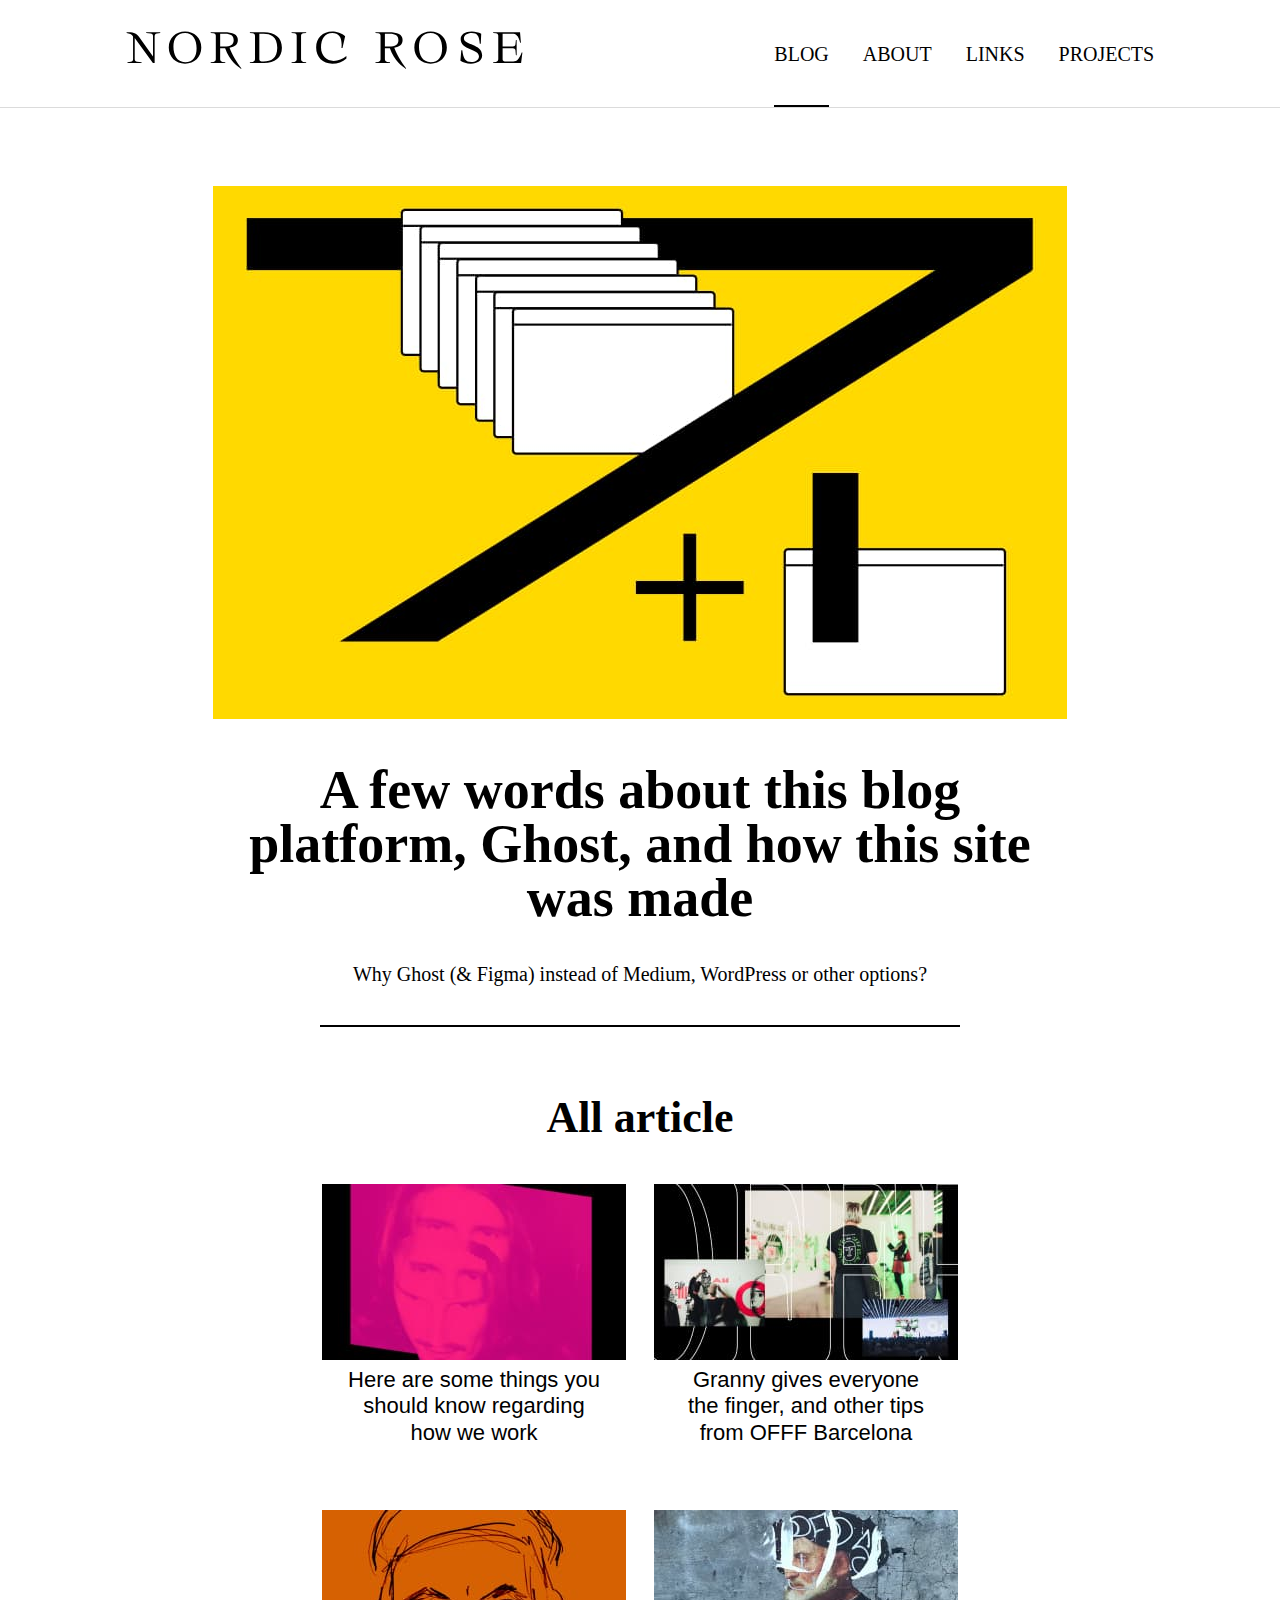
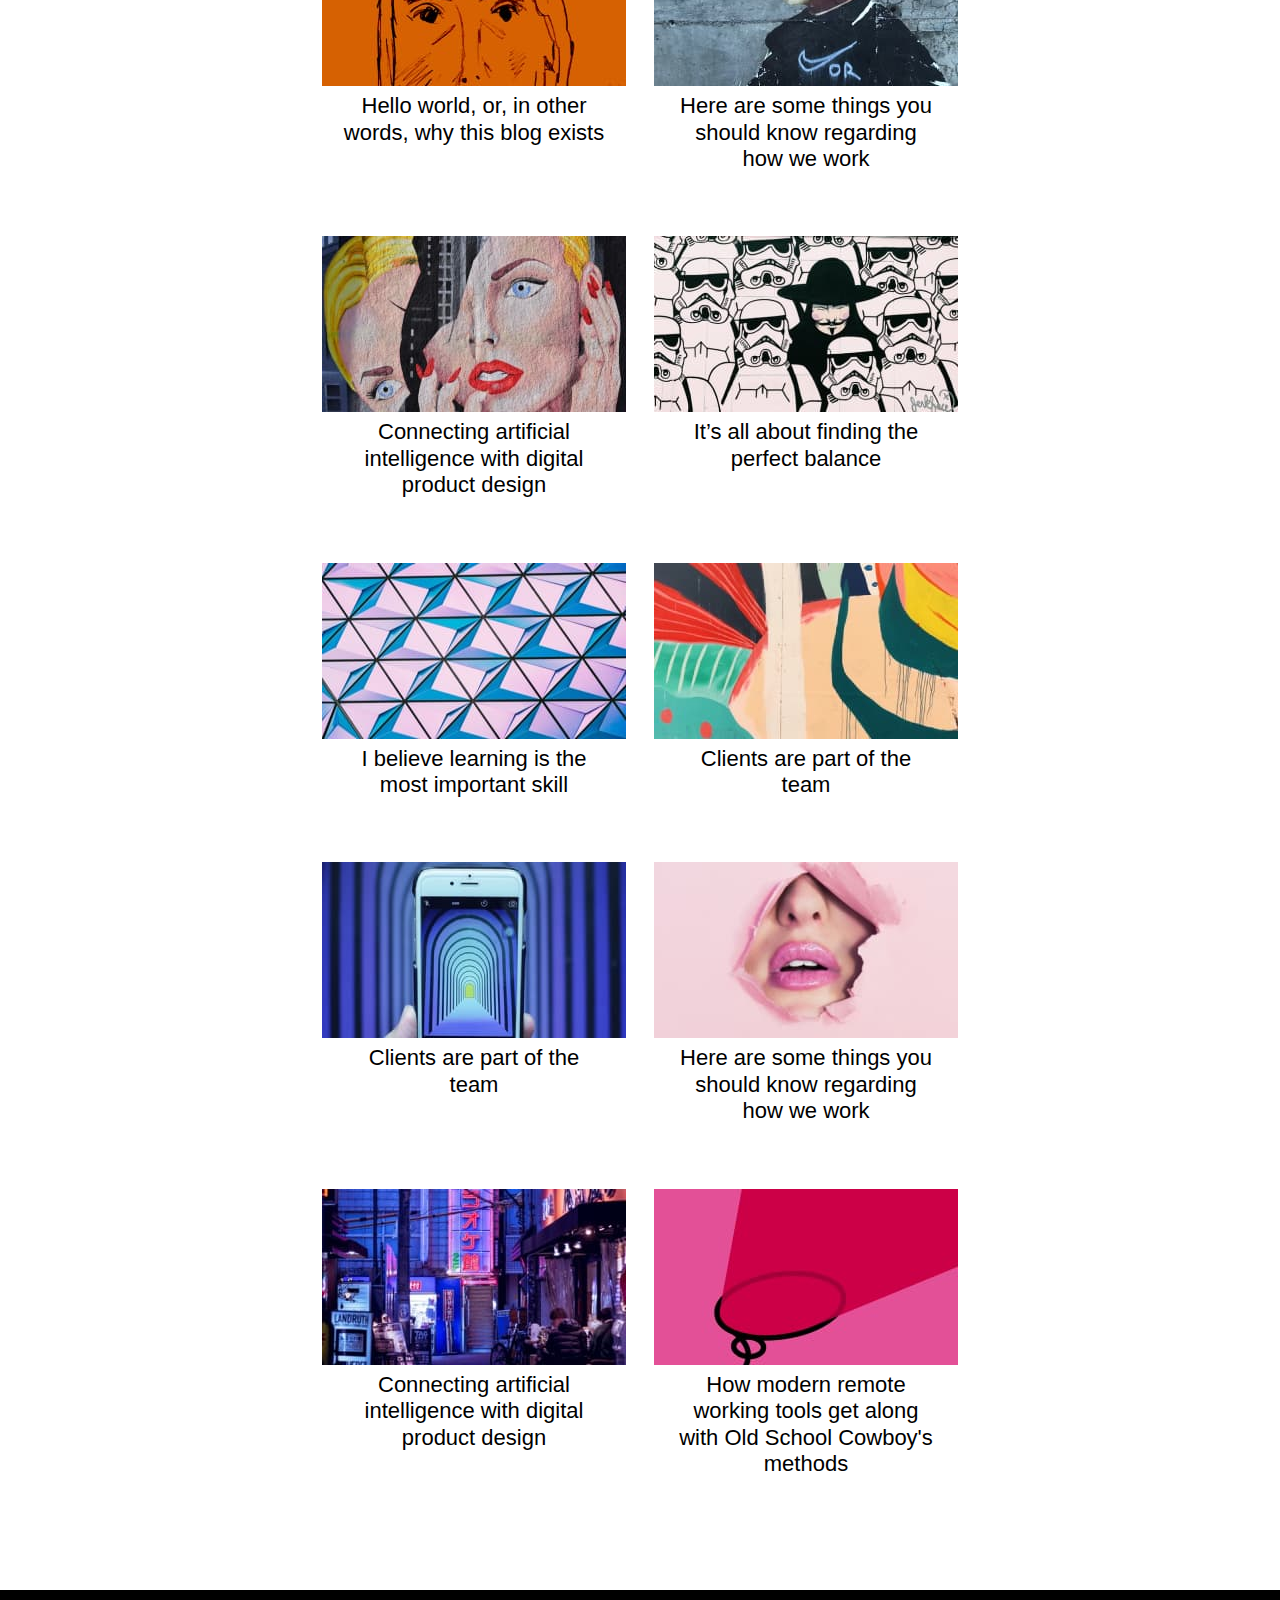
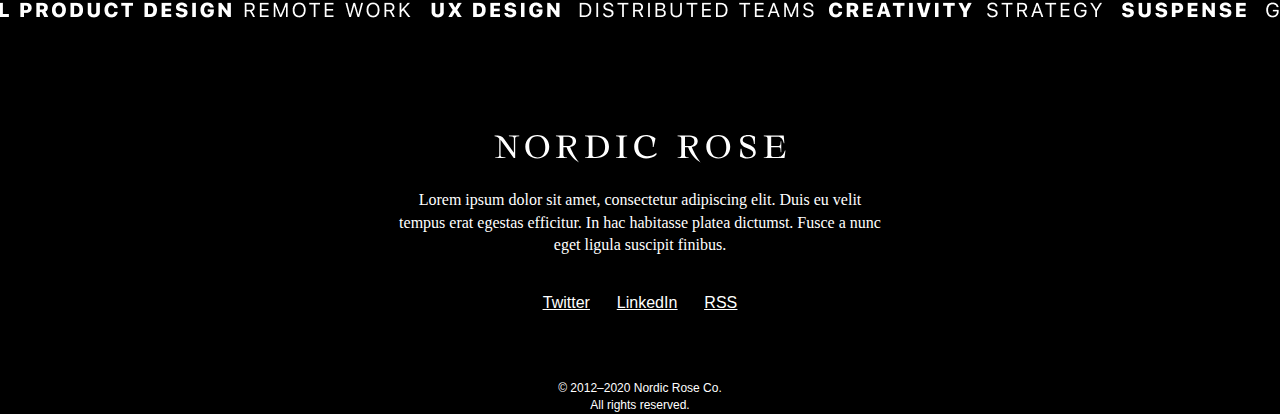
<file: index.html>
<!DOCTYPE html>
<html lang="en">

<head>
    <meta charset="UTF-8">
    <meta http-equiv="X-UA-Compatible" content="IE=edge">
    <meta name="viewport" content="width=device-width, initial-scale=1.0">
    <title>Document</title>
    <link rel="stylesheet" href="css/style.min.css">
</head>

<body>
    <header class="header">
        <div class="header__top">
            <a class="header__logo" href="index.html">
                <img class="logo" src="images/header/logo.svg" alt="logo">
            </a>
            <nav class="menu">
                <ul class="menu__list">
                    <li class="menu__list-item">
                        <a class="menu__list-link menu__list-link--active" href="#">
                            Blog
                        </a>
                    </li>
                    <li class="menu__list-item">
                        <a class="menu__list-link" href="#">
                            About
                        </a>
                    </li>
                    <li class="menu__list-item">
                        <a class="menu__list-link" href="#">
                            Links
                        </a>
                    </li>
                    <li class="menu__list-item">
                        <a class="menu__list-link" href="#">
                            Projects
                        </a>
                    </li>
                </ul>
            </nav>
        </div>
        <div class="header__content">
            <div class="header__content-img">
                <img class="header__content-picture" src="images/header/header-content.jpg" alt="header-Img">
            </div>
            <div class="header__content-descr">
                <h1 class="header__content-title">A few words about this blog platform, Ghost, and how this site was
                    made</h1>
                <p class="header__content-text">Why Ghost (& Figma) instead of Medium, WordPress or other options?</p>
            </div>
            <div class="header__content-line"></div>
        </div>
    </header>

    <main class="main">
        <div class="main__wrapper">
            <h2 class="main__title">
                All article
            </h2>
            <div class="main__article">
                <div class="main__article-item">
                    <a class="main__article-link" href="article.html">
                        <img class="main__article-img" src="images/main/article1.jpg" alt="article img">
                        <p class="main__article-description">
                            Here are some things you should know regarding how we work
                        </p>
                    </a>
                </div>
                <div class="main__article-item">
                    <a class="main__article-link" href="article.html">
                        <img class="main__article-img" src="images/main/article2.jpg" alt="article img">
                        <p class="main__article-description">
                            Granny gives everyone the finger, and other tips from OFFF
                            Barcelona
                    </a>
                    </p>
                </div>
                <div class="main__article-item">
                    <a class="main__article-link" href="article.html">
                        <img class="main__article-img" src="images/main/article3.jpg" alt="article img">
                        <p class="main__article-description">
                            Hello world, or, in other words, why this blog exists
                        </p>
                    </a>
                </div>
                <div class="main__article-item">
                    <a class="main__article-link" href="article.html">
                        <img class="main__article-img" src="images/main/article4.jpg" alt="article img">
                        <p class="main__article-description">
                            Here are some things you should know regarding how we work
                        </p>
                    </a>
                </div>
                <div class="main__article-item">
                    <a class="main__article-link" href="article.html">
                        <img class="main__article-img" src="images/main/article5.jpg" alt="article img">
                        <p class="main__article-description">
                            Connecting artificial intelligence with digital product
                            design
                    </a>
                    </p>
                </div>
                <div class="main__article-item">
                    <a class="main__article-link" href="article.html">
                        <img class="main__article-img" src="images/main/article6.jpg" alt="article img">
                        <p class="main__article-description">
                            It’s all about finding the perfect balance
                        </p>
                    </a>
                </div>
                <div class="main__article-item">
                    <a class="main__article-link" href="article.html">
                        <img class="main__article-img" src="images/main/article7.jpg" alt="article img">
                        <p class="main__article-description">
                            I believe learning is the most important skill
                        </p>
                    </a>
                </div>
                <div class="main__article-item">
                    <a class="main__article-link" href="article.html">
                        <img class="main__article-img" src="images/main/article8.jpg" alt="article img">
                        <p class="main__article-description">
                            Clients are part of the team
                        </p>
                    </a>
                </div>
                <div class="main__article-item">
                    <a class="main__article-link" href="article.html">
                        <img class="main__article-img" src="images/main/article9.jpg" alt="article img">
                        <p class="main__article-description">
                            Clients are part of the team
                        </p>
                    </a>
                </div>
                <div class="main__article-item">
                    <a class="main__article-link" href="article.html">
                        <img class="main__article-img" src="images/main/article10.jpg" alt="article img">
                        <p class="main__article-description">
                            Here are some things you should know regarding how we work
                        </p>
                    </a>
                </div>
                <div class="main__article-item">
                    <a class="main__article-link" href="article.html">
                        <img class="main__article-img" src="images/main/article11.jpg" alt="article img">
                        <p class="main__article-description">
                            Connecting artificial intelligence with digital product design
                        </p>
                    </a>
                </div>
                <div class="main__article-item">
                    <a class="main__article-link" href="article.html">
                        <img class="main__article-img" src="images/main/article12.jpg" alt="article img">
                        <p class="main__article-description">
                            How modern remote working tools get along with Old School Cowboy's methods
                        </p>
                    </a>
                </div>
            </div>
        </div>
    </main>

    <footer class="footer">
        <div class="footer__wrapper">
            <div class="footer__img"></div>
            <div class="footer__info">
                <a class="footer__logo" href="index.html">
                    <img class="logo" src="images/footer/footer-logo.svg" alt="">
                </a>
                <p class="footer__text">
                    Lorem ipsum dolor sit amet, consectetur adipiscing elit. Duis eu velit tempus
                    erat egestas efficitur. In hac habitasse platea dictumst. Fusce a nunc eget ligula suscipit finibus.
                </p>
                <div class="footer__social">
                    <a class="footer__social-links" href="#">Twitter</a>
                    <a class="footer__social-links" href="#">LinkedIn</a>
                    <a class="footer__social-links" href="#">RSS</a>
                </div>
                <div class="footer__copyright">
                    © 2012–2020 Nordic Rose Co. All rights reserved.
                </div>
            </div>
        </div>
    </footer>

    <script src="js/main.min.js"></script>
</body>

</html>
</file>
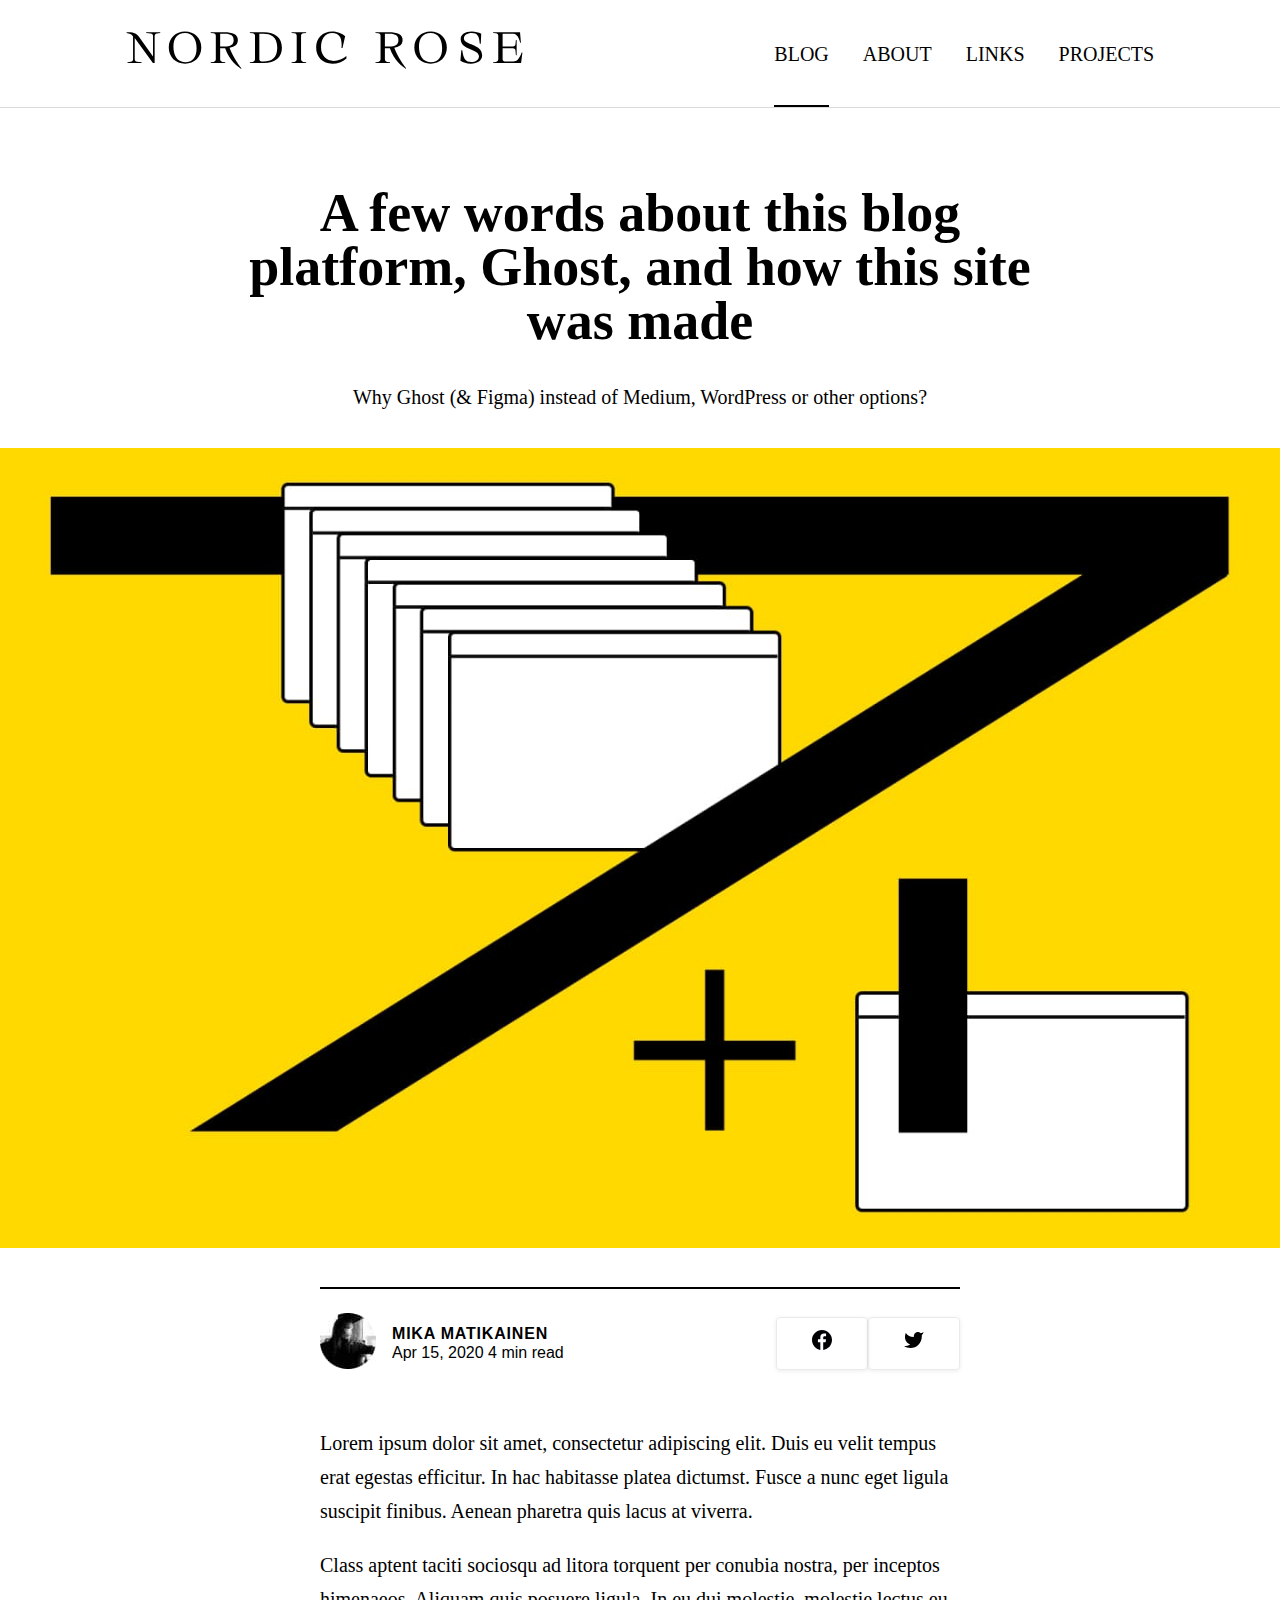
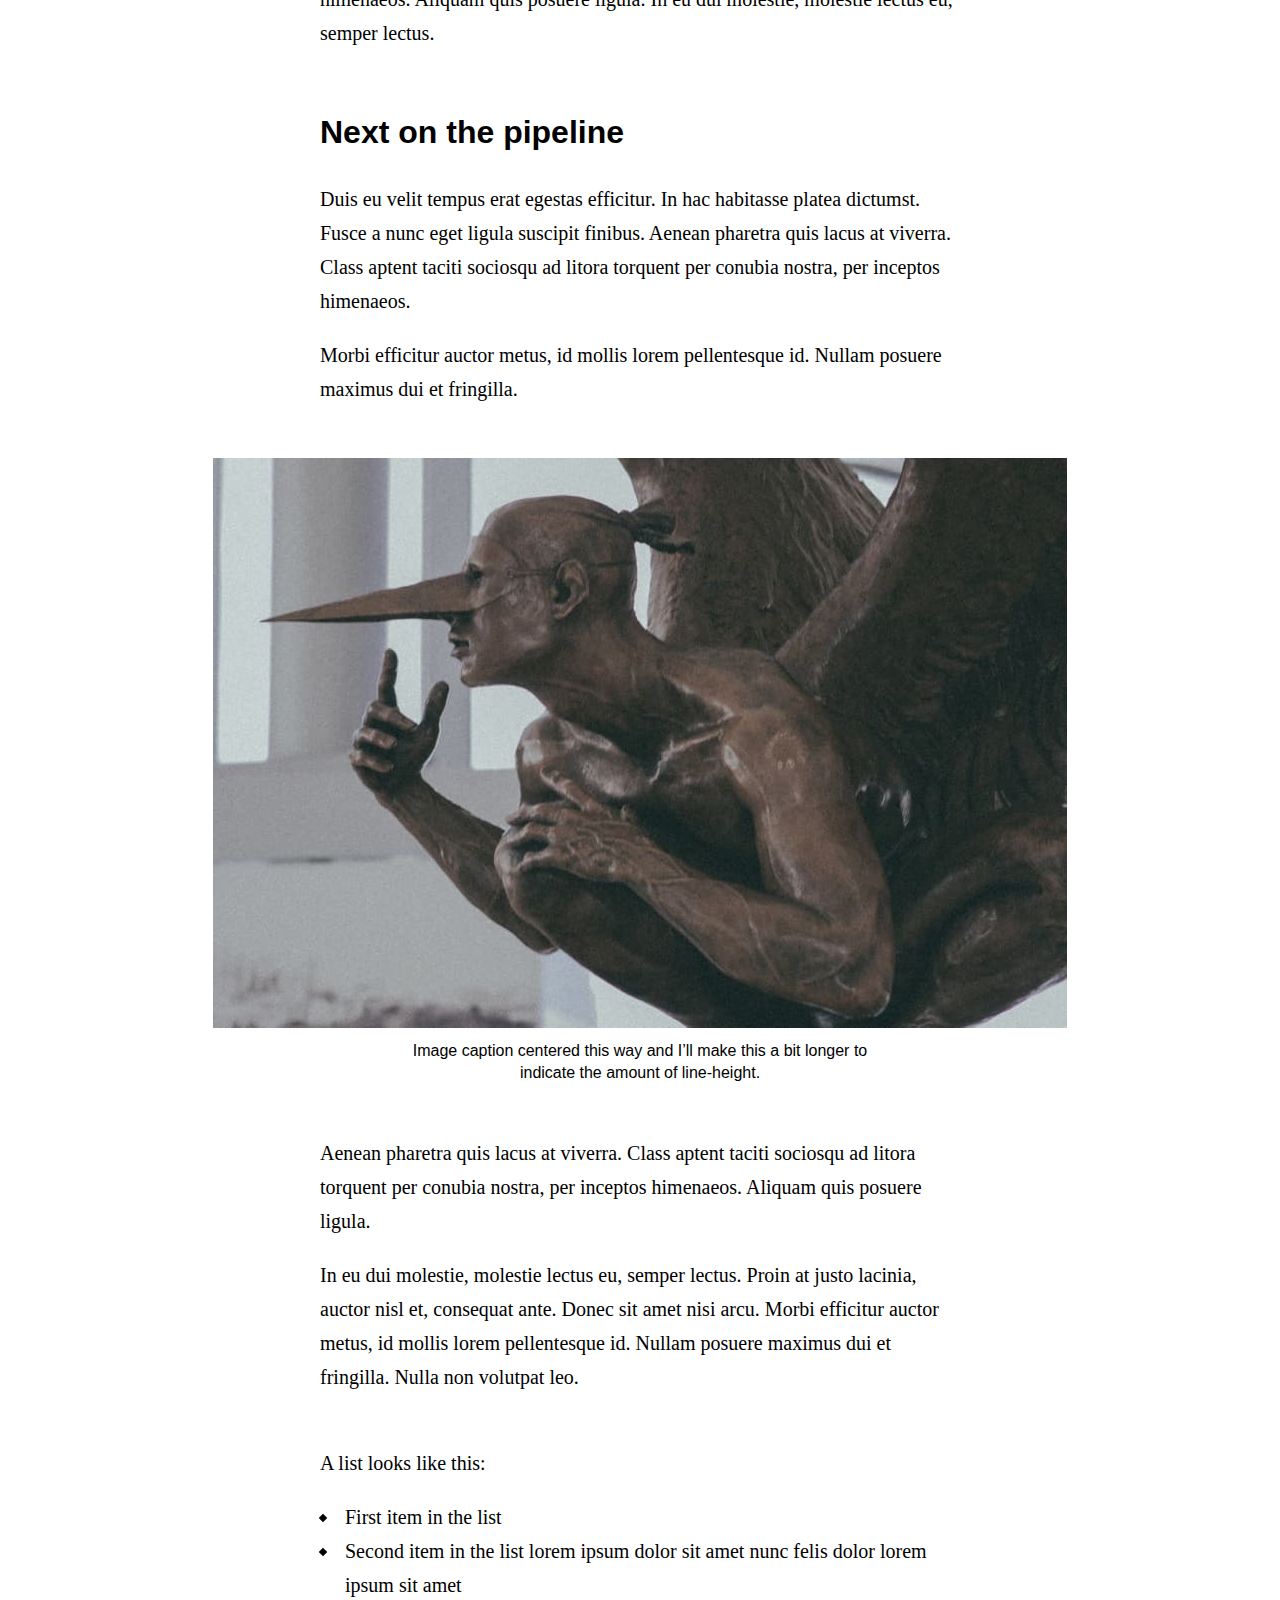
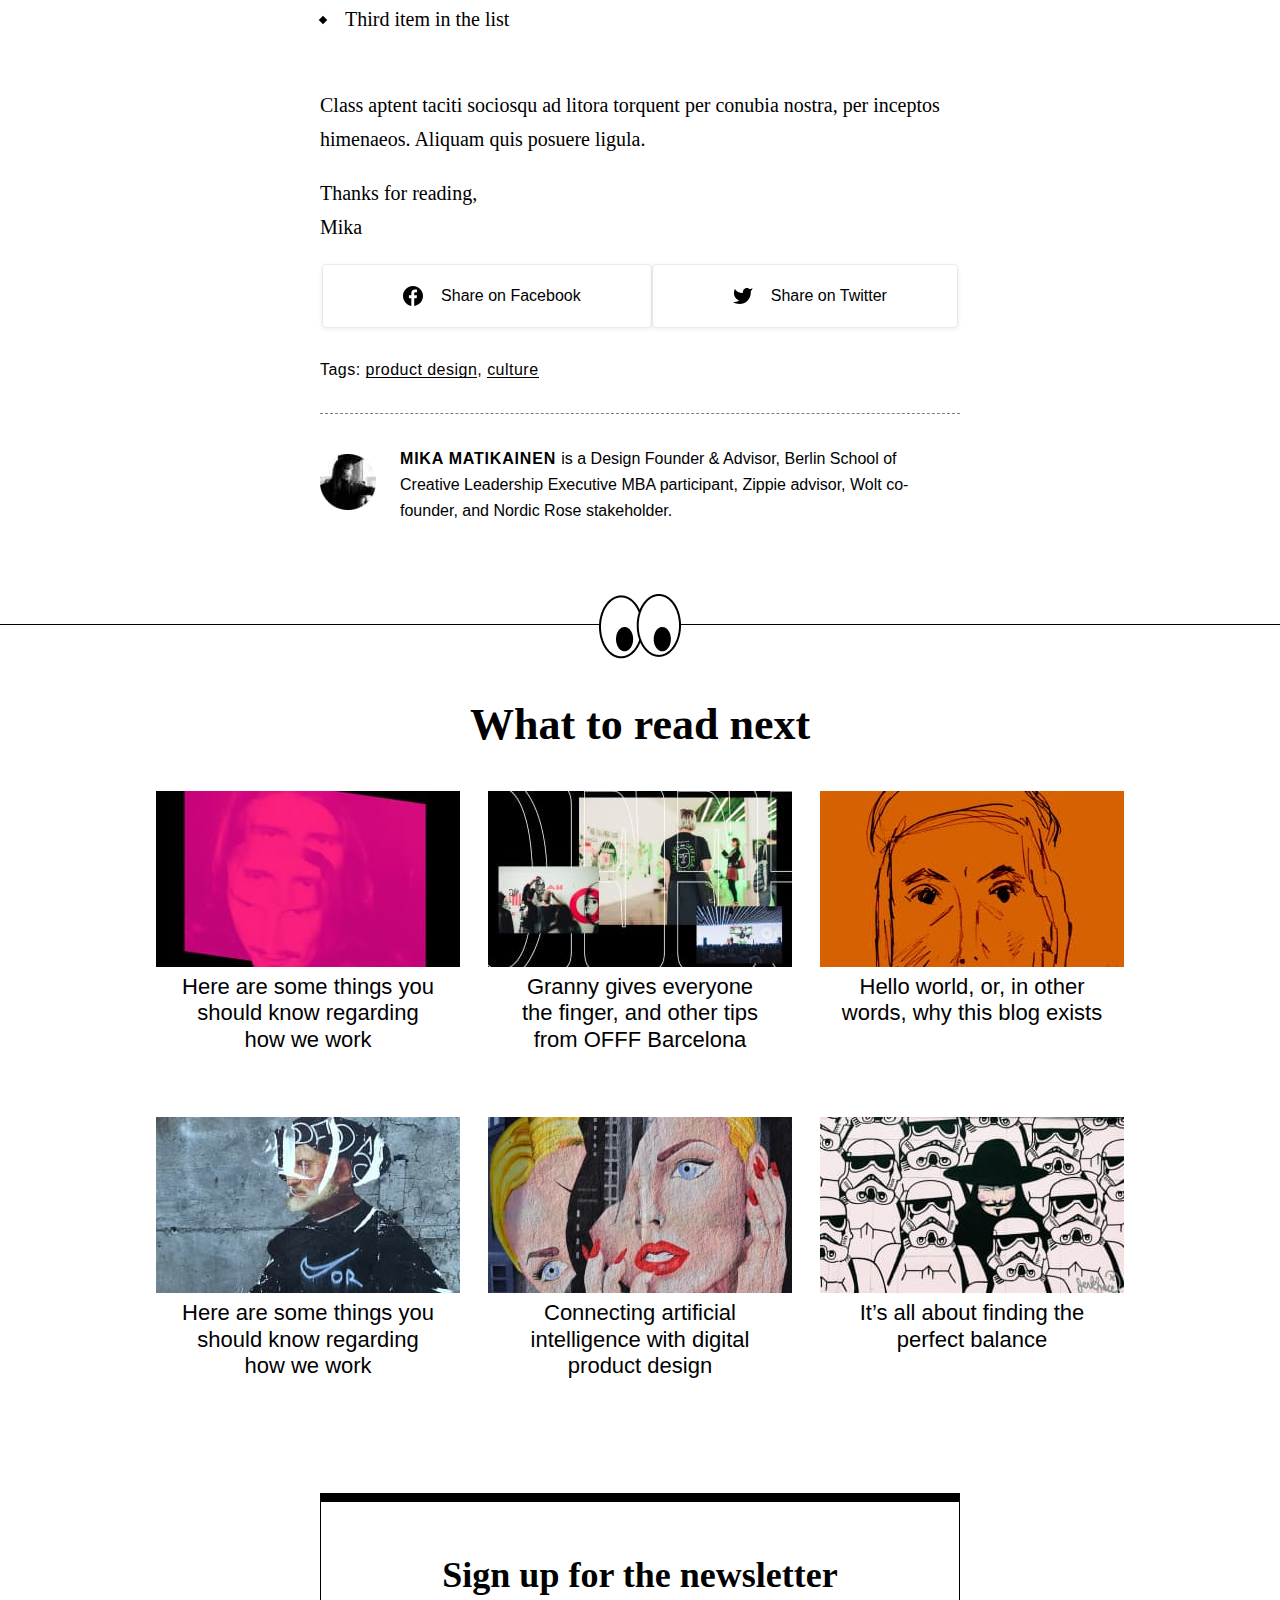
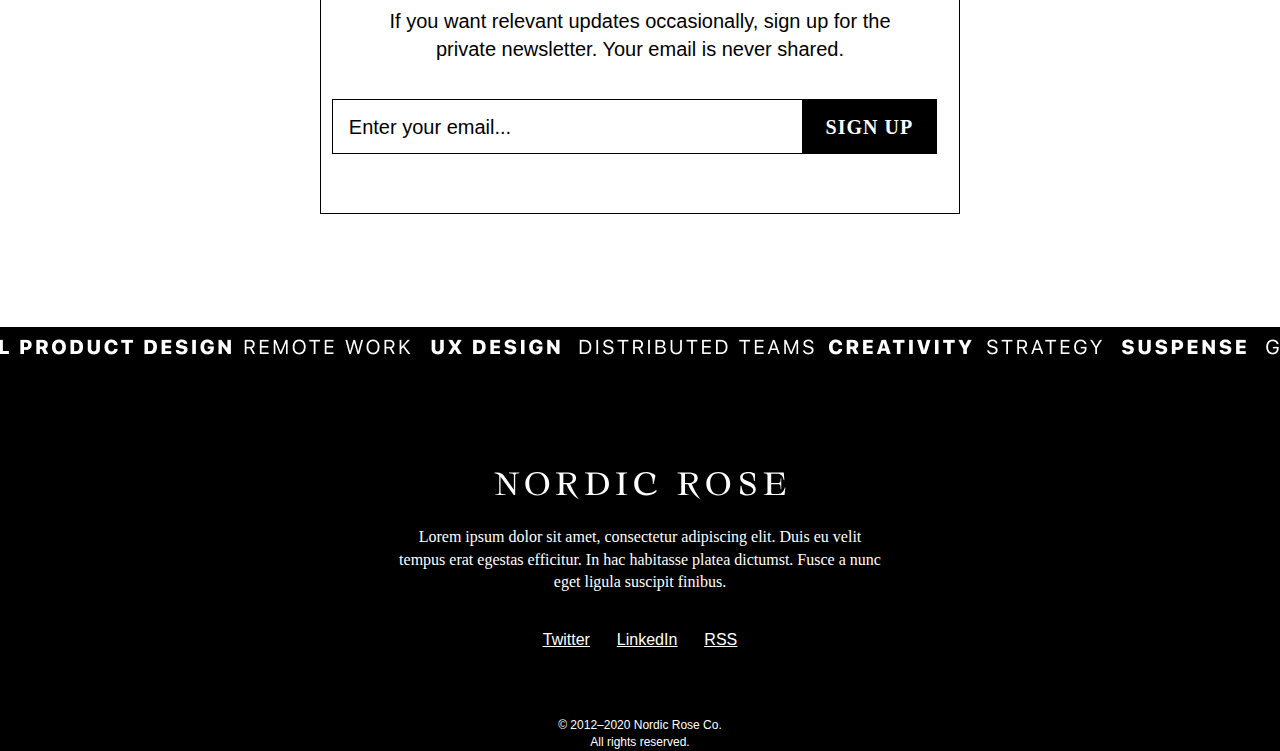
<file: article.html>
<!DOCTYPE html>
<html lang="en">

<head>
    <meta charset="UTF-8">
    <meta http-equiv="X-UA-Compatible" content="IE=edge">
    <meta name="viewport" content="width=device-width, initial-scale=1.0">
    <title>Document</title>
    <link rel="stylesheet" href="css/style.min.css">
</head>

<body>
    <header class="header">
        <div class="header__top">
            <a class="header__logo" href="index.html">
                <img class="logo" src="images/header/logo.svg" alt="logo">
            </a>
            <nav class="menu">
                <ul class="menu__list">
                    <li class="menu__list-item">
                        <a class="menu__list-link menu__list-link--active" href="#">
                            Blog
                        </a>
                    </li>
                    <li class="menu__list-item">
                        <a class="menu__list-link" href="#">
                            About
                        </a>
                    </li>
                    <li class="menu__list-item">
                        <a class="menu__list-link" href="#">
                            Links
                        </a>
                    </li>
                    <li class="menu__list-item">
                        <a class="menu__list-link" href="#">
                            Projects
                        </a>
                    </li>
                </ul>
            </nav>
        </div>
        <div class="header__content">
            <div class="header__content-descr">
                <h1 class="header__content-title">
                    A few words about this blog platform, Ghost, and how this site was
                    made
                </h1>
                <p class="header__content-text">
                    Why Ghost (& Figma) instead of Medium, WordPress or other options?
                </p>
            </div>
        </div>
        <div class="header__content-img--article">
            <img class="header__content-picture--article" src="images/article/header/header-img.jpg" alt="">
        </div>
        <div class="header__content-line--article"></div>
    </header>

    <section class="post">
        <div class="container">
            <div class="profile__wrapper">
                <div class="profile">
                    <div class="profile__avatar">
                        <img class="profile__avatar-img" src="images/post/profile/avatar.jpg" alt="profile img">
                    </div>
                    <div class="profile__info">
                        <div class="profile__name">Mika Matikainen</div>
                        <span class="post__date">Apr 15, 2020</span>
                        <span class="post__read-time">4 min read</span>
                    </div>
                </div>
                <div class="profile__social-links">
                    <a class="profile__social-btn " href="#">
                        <img class="profile__social-btn--facebook" src="images/post/post/buttons/facebook.svg">
                    </a>
                    <a class="profile__social-btn" href="#">
                        <img class="profile__social-btn--twitter" src="images/post/post/buttons/twitter.svg">
                    </a>
                </div>
            </div>
            <p class="post__text">
                Lorem ipsum dolor sit amet, consectetur adipiscing elit. Duis eu velit tempus erat egestas
                efficitur. In hac habitasse platea dictumst. Fusce a nunc eget ligula suscipit finibus. Aenean pharetra
                quis
                lacus at viverra.
            </p>
            <p class="post__text">
                Class aptent taciti sociosqu ad litora torquent per conubia nostra, per inceptos
                himenaeos. Aliquam quis posuere ligula. In eu dui molestie, molestie lectus eu, semper lectus.
            </p>
            <h3 class="post__title">Next on the pipeline</h3>
            <p class="post__text">Duis eu velit tempus erat egestas efficitur. In hac habitasse platea dictumst. Fusce a
                nunc eget ligula suscipit finibus. Aenean pharetra quis lacus at viverra. Class aptent taciti sociosqu
                ad
                litora torquent per conubia nostra, per inceptos himenaeos.

            </p>
            <p class="post__text">
                Morbi efficitur auctor metus, id mollis lorem pellentesque id. Nullam posuere maximus dui
                et fringilla.
            </p>
        </div>

        <div class="post__img">
            <img class="post__img-picture" src="images/post/post/post-img.jpg" alt="">
        </div>
        <div class="post__img-caption">
            Image caption centered this way and I’ll make this a bit longer to
            indicate
            the amount of line-height.
        </div>
        <div class="container">
            <p class="post__text">
                Aenean pharetra quis lacus at viverra. Class aptent taciti sociosqu ad litora torquent per conubia
                nostra, per inceptos himenaeos. Aliquam quis posuere ligula.
            </p>
            <p class="post__text">
                In eu dui molestie, molestie lectus eu, semper lectus. Proin at justo lacinia, auctor nisl
                et, consequat
                ante. Donec sit amet nisi arcu. Morbi efficitur auctor metus, id mollis lorem pellentesque id. Nullam
                posuere maximus dui et fringilla. Nulla non volutpat leo.
            </p>
            <ul class="post__list">
                <div class="post__list-text">A list looks like this:</div>
                <li class="post__list-item">
                    First item in the list
                </li>
                <li class="post__list-item">
                    Second item in the list lorem ipsum dolor sit amet nunc felis dolor lorem ipsum sit amet
                </li>
                <li class="post__list-item">
                    Third item in the list
                </li>
            </ul>
            <p class="post__text">
                Class aptent taciti sociosqu ad litora torquent per conubia nostra, per inceptos himenaeos. Aliquam quis
                posuere ligula.
            </p>
            <p class="post__text">
                Thanks for reading, <br />Mika
            </p>
            <div class="post__share-links">
                <a class="post__share-btn post__share-btn--facebook" href="#">Share on Facebook</a>
                <a class="post__share-btn post__share-btn--twitter" href="#">Share on Twitter</a>
            </div>
            <div class="post__tags">
                Tags: <a class="post__tags-link" href="#">product design</a>, <a class="post__tags-link"
                    href="#">culture</a>
            </div>
            <div class="post__profile-about">
                <div class="profile__avatar post__profile-about__img"> <img src="images/post/profile/avatar.jpg"
                        alt="profile img"> </div>
                <div class="post__profile-info">
                    <b class="post__profile-about--name"> Mika Matikainen </b> is a Design
                    Founder & Advisor, Berlin School of Creative
                    Leadership Executive MBA participant, Zippie advisor, Wolt co-founder, and Nordic Rose stakeholder.
                </div>
            </div>
        </div>
        <div class="post__line"> <img class="post__line-img" src="images/post/post/post__line-img.png" alt=""> </div>
    </section>

    <section class="recommends">
        <div class="recommends__wrapper">
            <h2 class="recommends__title">
                What to read next
            </h2>
            <div class="recommends__article">
                <div class="recommends__article-item">
                    <a class="recommends__article-link" href="#">
                        <img class="recommends__article-img" src="images/main/article1.jpg" alt="article img">
                        <p class="recommends__article-description">
                            Here are some things you should know regarding how we work
                        </p>
                    </a>
                </div>
                <div class="recommends__article-item">
                    <a class="recommends__article-link" href="#">
                        <img class="recommends__article-img" src="images/main/article2.jpg" alt="article img">
                        <p class="recommends__article-description">
                            Granny gives everyone the finger, and other tips from OFFF
                            Barcelona
                    </a>
                    </p>
                </div>
                <div class="recommends__article-item">
                    <a class="recommends__article-link" href="#">
                        <img class="recommends__article-img" src="images/main/article3.jpg" alt="article img">
                        <p class="recommends__article-description">
                            Hello world, or, in other words, why this blog exists
                        </p>
                    </a>
                </div>
                <div class="recommends__article-item">
                    <a class="recommends__article-link" href="#">
                        <img class="recommends__article-img" src="images/main/article4.jpg" alt="article img">
                        <p class="recommends__article-description">
                            Here are some things you should know regarding how we work
                        </p>
                    </a>
                </div>
                <div class="recommends__article-item">
                    <a class="recommends__article-link" href="#">
                        <img class="recommends__article-img" src="images/main/article5.jpg" alt="article img">
                        <p class="recommends__article-description">
                            Connecting artificial intelligence with digital product
                            design
                    </a>
                    </p>
                </div>
                <div class="recommends__article-item">
                    <a class="recommends__article-link" href="#">
                        <img class="recommends__article-img" src="images/main/article6.jpg" alt="article img">
                        <p class="recommends__article-description">
                            It’s all about finding the perfect balance
                        </p>
                    </a>
                </div>
            </div>
        </div>
    </section>

    <section class="form">
        <div class="form__wrapper">
            <h2 class="form__title">
                Sign up for the newsletter
            </h2>
            <p class="form__text">
                If you want relevant updates occasionally, sign up for the private newsletter. Your
                email is never shared.
            </p>
            <form action="">
                <input class="form__sign-up" type="text" placeholder="Enter your email...">
                <input class="form__submit-btn" type="submit" value="sign up">
            </form>
        </div>
    </section>

    <footer class="footer">
        <div class="footer__wrapper">
            <div class="footer__img"></div>
            <div class="footer__info">
                <a class="footer__logo" href="index.html">
                    <img class="logo" src="images/footer/footer-logo.svg" alt="">
                </a>
                <p class="footer__text">Lorem ipsum dolor sit amet, consectetur adipiscing elit. Duis eu velit
                    tempus
                    erat egestas efficitur. In hac habitasse platea dictumst. Fusce a nunc eget ligula suscipit
                    finibus.
                </p>
                <div class="footer__social">
                    <a class="footer__social-links" href="#">Twitter</a>
                    <a class="footer__social-links" href="#">LinkedIn</a>
                    <a class="footer__social-links" href="#">RSS</a>
                </div>
                <div class="footer__copyright">
                    © 2012–2020 Nordic Rose Co. All rights reserved.
                </div>
            </div>
        </div>
    </footer>

    <script src="js/main.min.js"></script>
</body>

</html>
</file>
<file: css/style.min.css>
/*! normalize.css v8.0.1 | MIT License | github.com/necolas/normalize.css */html{line-height:1.15;-webkit-text-size-adjust:100%}body{margin:0}main{display:block}h1{font-size:2em;margin:0.67em 0}hr{-webkit-box-sizing:content-box;box-sizing:content-box;height:0;overflow:visible}pre{font-family:monospace, monospace;font-size:1em}a{background-color:transparent}abbr[title]{border-bottom:none;text-decoration:underline;-webkit-text-decoration:underline dotted;text-decoration:underline dotted}b,strong{font-weight:bolder}code,kbd,samp{font-family:monospace, monospace;font-size:1em}small{font-size:80%}sub,sup{font-size:75%;line-height:0;position:relative;vertical-align:baseline}sub{bottom:-0.25em}sup{top:-0.5em}img{border-style:none}button,input,optgroup,select,textarea{font-family:inherit;font-size:100%;line-height:1.15;margin:0}button,input{overflow:visible}button,select{text-transform:none}button,[type="button"],[type="reset"],[type="submit"]{-webkit-appearance:button}button::-moz-focus-inner,[type="button"]::-moz-focus-inner,[type="reset"]::-moz-focus-inner,[type="submit"]::-moz-focus-inner{border-style:none;padding:0}button:-moz-focusring,[type="button"]:-moz-focusring,[type="reset"]:-moz-focusring,[type="submit"]:-moz-focusring{outline:1px dotted ButtonText}fieldset{padding:0.35em 0.75em 0.625em}legend{-webkit-box-sizing:border-box;box-sizing:border-box;color:inherit;display:table;max-width:100%;padding:0;white-space:normal}progress{vertical-align:baseline}textarea{overflow:auto}[type="checkbox"],[type="radio"]{-webkit-box-sizing:border-box;box-sizing:border-box;padding:0}[type="number"]::-webkit-inner-spin-button,[type="number"]::-webkit-outer-spin-button{height:auto}[type="search"]{-webkit-appearance:textfield;outline-offset:-2px}[type="search"]::-webkit-search-decoration{-webkit-appearance:none}::-webkit-file-upload-button{-webkit-appearance:button;font:inherit}details{display:block}summary{display:list-item}template{display:none}[hidden]{display:none}

.slick-slider{position:relative;display:block;-webkit-box-sizing:border-box;box-sizing:border-box;-webkit-user-select:none;-moz-user-select:none;-ms-user-select:none;user-select:none;-webkit-touch-callout:none;-khtml-user-select:none;-ms-touch-action:pan-y;touch-action:pan-y;-webkit-tap-highlight-color:transparent}.slick-list{position:relative;display:block;overflow:hidden;margin:0;padding:0}.slick-list:focus{outline:none}.slick-list.dragging{cursor:pointer;cursor:hand}.slick-slider .slick-track,.slick-slider .slick-list{-webkit-transform:translate3d(0, 0, 0);-ms-transform:translate3d(0, 0, 0);transform:translate3d(0, 0, 0)}.slick-track{position:relative;top:0;left:0;display:block;margin-left:auto;margin-right:auto}.slick-track:before,.slick-track:after{display:table;content:''}.slick-track:after{clear:both}.slick-loading .slick-track{visibility:hidden}.slick-slide{display:none;float:left;height:100%;min-height:1px}[dir='rtl'] .slick-slide{float:right}.slick-slide img{display:block}.slick-slide.slick-loading img{display:none}.slick-slide.dragging img{pointer-events:none}.slick-initialized .slick-slide{display:block}.slick-loading .slick-slide{visibility:hidden}.slick-vertical .slick-slide{display:block;height:auto;border:1px solid transparent}.slick-arrow.slick-hidden{display:none}

html{font-size:10px}body{background-color:#fff;font-family:system-ui, -apple-system, "Segoe UI", Roboto, "Helvetica Neue", Arial, "Noto Sans", "Liberation Sans", sans-serif, "Apple Color Emoji", "Segoe UI Emoji", "Segoe UI Symbol", "Noto Color Emoji";font-size:15px;color:#000;line-height:24px}html{-webkit-box-sizing:border-box;box-sizing:border-box}*,*::after,*::before{-webkit-box-sizing:inherit;box-sizing:inherit}body{font-family:serif;font-weight:400;margin:0;padding:0}a,li,ul{list-style:none;text-decoration:inherit;margin:0;padding:0;color:#fff}h1,h2,h3,h4,h5,h6,span{margin:0;padding:0}@font-face{font-family:"New York", serif;src:url("../../fonts/FontsFree-Net-NewYorkSmallRegular.ttf") format("ttf");font-style:normal;font-display:swap}@font-face{font-family:"SF Mono", serif;src:url("../../fonts/sf-mono-cufonfonts/SFMonoBold.otf") format("otf");font-style:normal;font-display:swap}@font-face{font-family:"SF Mono Heavy", serif;src:url("../../fonts/sf-mono-cufonfonts/SFMonoHeavy.otf") format("otf");font-style:normal;font-display:swap}@font-face{font-family:"SF Pro Display ", sans-serif;src:url("../../fonts/sf-pro-display-cufonfonts/SFPRODISPLAYMEDIUM.OTF") format("otf");font-style:normal;font-display:swap}.header__top{display:-webkit-box;display:-ms-flexbox;display:flex;-webkit-box-align:center;-ms-flex-align:center;align-items:center;-ms-flex-pack:distribute;justify-content:space-around;height:108px;border-bottom:1px solid #DBDBDB;margin-bottom:78px}.header__content-img{display:-webkit-box;display:-ms-flexbox;display:flex;-webkit-box-pack:center;-ms-flex-pack:center;justify-content:center;-webkit-box-align:center;-ms-flex-align:center;align-items:center;margin-bottom:44px}.header__content-picture{width:100%;max-width:854px;height:auto}.header__content-descr{display:block;-webkit-box-pack:center;-ms-flex-pack:center;justify-content:center;-webkit-box-align:center;-ms-flex-align:center;align-items:center;text-align:center}.header__content-title{font-size:54px;max-width:858px;line-height:54px;margin:0 auto;margin-bottom:32px;font-family:'New York', serif;font-weight:600}.header__content-text{font-size:20px;line-height:34px;max-width:592px;margin:0 auto;font-family:'SF Mono', serif;position:relative;margin-bottom:34px}.header__content-line{height:2px;max-width:640px;border:1px solid #000;margin:0 auto;margin-bottom:64px}.menu__list{display:-webkit-box;display:-ms-flexbox;display:flex;font-family:"New York", serif;text-transform:uppercase;font-weight:500;font-size:20px}.menu__list-item+.menu__list-item{margin-left:34px}.menu__list-link--active{border-bottom:2px solid #000;padding-bottom:40px}.menu__list-link{color:#000}.main__article{display:-ms-grid;display:grid;-ms-grid-columns:auto auto;grid-template-columns:auto auto;grid-column-gap:28px;grid-row-gap:64px;max-width:636px;margin:0 auto}.main__article-link{color:#000}.main__title{font-family:"New York", serif;display:-webkit-box;display:-ms-flexbox;display:flex;-webkit-box-pack:center;-ms-flex-pack:center;justify-content:center;font-size:44px;line-height:53px;font-weight:700;margin-bottom:40px}.main__article-description{font-family:"SF Pro Display", sans-serif;font-weight:500;font-size:22px;line-height:120%;max-width:262px;text-align:center;margin:0 auto}.container{max-width:640px;margin:0 auto}.post{font-family:"New York", serif}.post__text{font-size:20px;line-height:34px}.post__title{font-family:"SF Pro Display", sans-serif;font-weight:700;font-size:32px;line-height:51px;margin-top:57px;margin-bottom:24px}.post__img{display:-webkit-box;display:-ms-flexbox;display:flex;-webkit-box-pack:center;-ms-flex-pack:center;justify-content:center;-webkit-box-align:center;-ms-flex-align:center;align-items:center;margin-top:52px}.post__img-caption{display:-webkit-box;display:-ms-flexbox;display:flex;max-width:481px;font-family:"SF Pro Display", sans-serif;font-weight:500;font-size:16px;line-height:22px;text-align:center;margin:12px auto 52px auto}.post__list{margin:52px 0;color:#000;font-family:"New York", serif;font-size:20px}.post__list-text{margin-bottom:20px;line-height:34px}.post__list-item{margin-left:25px;color:#000;position:relative;line-height:34px}.post__list-item::before{content:"";position:absolute;display:block;width:6px;height:6px;background-color:#000000;-webkit-transform:rotate(45deg);-ms-transform:rotate(45deg);transform:rotate(45deg);left:-25px;top:15px}.post__share-links{display:-webkit-box;display:-ms-flexbox;display:flex;-webkit-box-pack:center;-ms-flex-pack:center;justify-content:center;-webkit-box-align:center;-ms-flex-align:center;align-items:center;margin-bottom:32px}.post__share-btn{border:1px solid #EAEAEA;-webkit-box-shadow:0px 1px 4px rgba(0,0,0,0.08);box-shadow:0px 1px 4px rgba(0,0,0,0.08);border-radius:4px;background-repeat:no-repeat;background-position:left 80px top 50%;color:#000;font-family:"SF Pro Display", sans-serif;font-size:16px;font-weight:500;padding:19px 70px 19px 118px}.post__share-btn--facebook{background-image:url("../../images/post/post/buttons/facebook.svg")}.post__share-btn--twitter{background-image:url("../../images/post/post/buttons/twitter.svg")}.post__tags{padding-bottom:34px;margin-bottom:32px;border-bottom:1px dashed rgba(0,0,0,0.5);font-family:"SF Pro Display", sans-serif;font-weight:500;font-size:16px;line-height:19px;letter-spacing:0.03em}.post__tags-link{color:#000;position:relative}.post__tags-link::before{content:"";position:absolute;display:block;height:1px;width:100%;background-color:#000;bottom:0;left:0;right:0}.post__profile-about{display:-webkit-box;display:-ms-flexbox;display:flex;-webkit-box-align:center;-ms-flex-align:center;align-items:center;margin-bottom:100px}.post__profile-about__img{margin-right:24px}.post__profile-info{font-family:"SF Pro Display", sans-serif;font-size:16px;line-height:26px;max-width:543px}.post__profile-about--name{font-weight:700;text-transform:uppercase;letter-spacing:0.05em}.post__line{display:-webkit-box;display:-ms-flexbox;display:flex;-webkit-box-align:center;-ms-flex-align:center;align-items:center;-webkit-box-pack:center;-ms-flex-pack:center;justify-content:center;position:relative;border-bottom:1px solid #000;margin-bottom:73px}.post__line-img{position:absolute;top:-30px}.profile{display:-webkit-box;display:-ms-flexbox;display:flex;-webkit-box-align:center;-ms-flex-align:center;align-items:center;font-size:16px;line-height:19px;font-family:"SF Pro", sans-serif}.profile__wrapper{display:-webkit-box;display:-ms-flexbox;display:flex;-webkit-box-align:center;-ms-flex-align:center;align-items:center;-webkit-box-pack:justify;-ms-flex-pack:justify;justify-content:space-between;margin-bottom:53px}.profile__name{font-weight:700;letter-spacing:0.05em;text-transform:uppercase}.profile__avatar{border-radius:50%}.profile__avatar-img{margin-right:16px}.profile__social-links{display:-webkit-box;display:-ms-flexbox;display:flex;-webkit-box-align:center;-ms-flex-align:center;align-items:center;-webkit-box-pack:center;-ms-flex-pack:center;justify-content:center}.profile__social-btn{padding:0 35px;border:1px solid #EAEAEA;border-radius:4px;-webkit-box-shadow:0px 1px 4px rgba(0,0,0,0.08);box-shadow:0px 1px 4px rgba(0,0,0,0.08)}.profile__social-btn--facebook{padding:12px 0}.profile__social-btn--twitter{padding:14px 0}.form{border:1px solid #000;border-top:9px solid #000;max-width:640px;margin:0 auto}.form__wrapper{text-align:center}.form__title{padding:59px 0 18px 0;font-weight:bold;font-size:36px;line-height:28px;font-family:"New York", serif}.form__text{max-width:538px;margin:0 auto;font-size:20px;line-height:28px;font-family:"SF Pro Display", sans-serif;margin-bottom:36px}.form__sign-up{margin-bottom:59px;padding:14.5px 194px 14.5px 16px;border:1px solid #000;font-size:20px;line-height:24px;font-family:"SF Pro Display", sans-serif}.form__sign-up::-webkit-input-placeholder{color:#000;font-size:20px;line-height:24px;font-family:"SF Pro Display", sans-serif;width:100%}.form__sign-up::-moz-placeholder{color:#000;font-size:20px;line-height:24px;font-family:"SF Pro Display", sans-serif;width:100%}.form__sign-up:-ms-input-placeholder{color:#000;font-size:20px;line-height:24px;font-family:"SF Pro Display", sans-serif;width:100%}.form__sign-up::-ms-input-placeholder{color:#000;font-size:20px;line-height:24px;font-family:"SF Pro Display", sans-serif;width:100%}.form__sign-up::placeholder{color:#000;font-size:20px;line-height:24px;font-family:"SF Pro Display", sans-serif;width:100%}.form__submit-btn{border:none;background-color:#000;padding:15.5px 24px;font-weight:bold;font-size:20px;line-height:24px;letter-spacing:0.05em;text-transform:uppercase;font-family:"SF Pro Display";color:#fff;cursor:pointer;-webkit-transform:translateX(-11px);-ms-transform:translateX(-11px);transform:translateX(-11px)}.header__content-picture--article{width:100%;height:auto}.header__content-line--article{height:2px;width:640px;background-color:#000;margin:32px auto 24px auto}.recommends{margin-bottom:114px}.recommends__article{display:-ms-grid;display:grid;-ms-grid-columns:auto auto auto;grid-template-columns:auto auto auto;grid-column-gap:28px;grid-row-gap:64px;max-width:968px;margin:0 auto}.recommends__article-link{color:#000}.recommends__title{font-family:"New York", serif;display:-webkit-box;display:-ms-flexbox;display:flex;-webkit-box-pack:center;-ms-flex-pack:center;justify-content:center;font-size:44px;line-height:53px;font-weight:700;margin-bottom:40px}.recommends__article-description{font-family:"SF Pro Display", sans-serif;font-weight:500;font-size:22px;line-height:120%;max-width:262px;text-align:center;margin:0 auto}.footer{color:#fff;background-color:#000;margin-top:113px}.footer__logo{display:-webkit-box;display:-ms-flexbox;display:flex;-webkit-box-pack:center;-ms-flex-pack:center;justify-content:center;width:290px;margin:0 auto 26px auto}.footer__text{display:-webkit-box;display:-ms-flexbox;display:flex;-webkit-box-pack:center;-ms-flex-pack:center;justify-content:center;text-align:center;max-width:488px;font-family:"New York Small", serif;font-size:16px;line-height:140%;margin:0 auto;margin-bottom:32px}.footer__social{display:-webkit-box;display:-ms-flexbox;display:flex;-webkit-box-pack:center;-ms-flex-pack:center;justify-content:center;font-family:"SF Pro Display", sans-serif;font-weight:500;font-size:16px;line-height:27px;-webkit-text-decoration-line:underline;text-decoration-line:underline;margin-bottom:64px}.footer__social-links+.footer__social-links{margin-left:27px}.footer__copyright{display:-webkit-box;display:-ms-flexbox;display:flex;-webkit-box-pack:center;-ms-flex-pack:center;justify-content:center;font-family:"Sf Pro", sans-serif;font-weight:500;font-size:12px;line-height:17px;width:178px;text-align:center;margin:0 auto}.footer__img{background-image:url("../../images/footer/footer-img.png");background-position:center;margin-bottom:105px;padding:21px 0 19px 0;margin-top:18px}@media (max-width: 900px){.menu__list{display:block;margin:0 auto}.menu__list-link--active{padding:0;border:none}}@media (max-width: 655px){.main__article{max-width:304px;margin:0 auto;-ms-grid-columns:auto;grid-template-columns:auto}}
</file>
